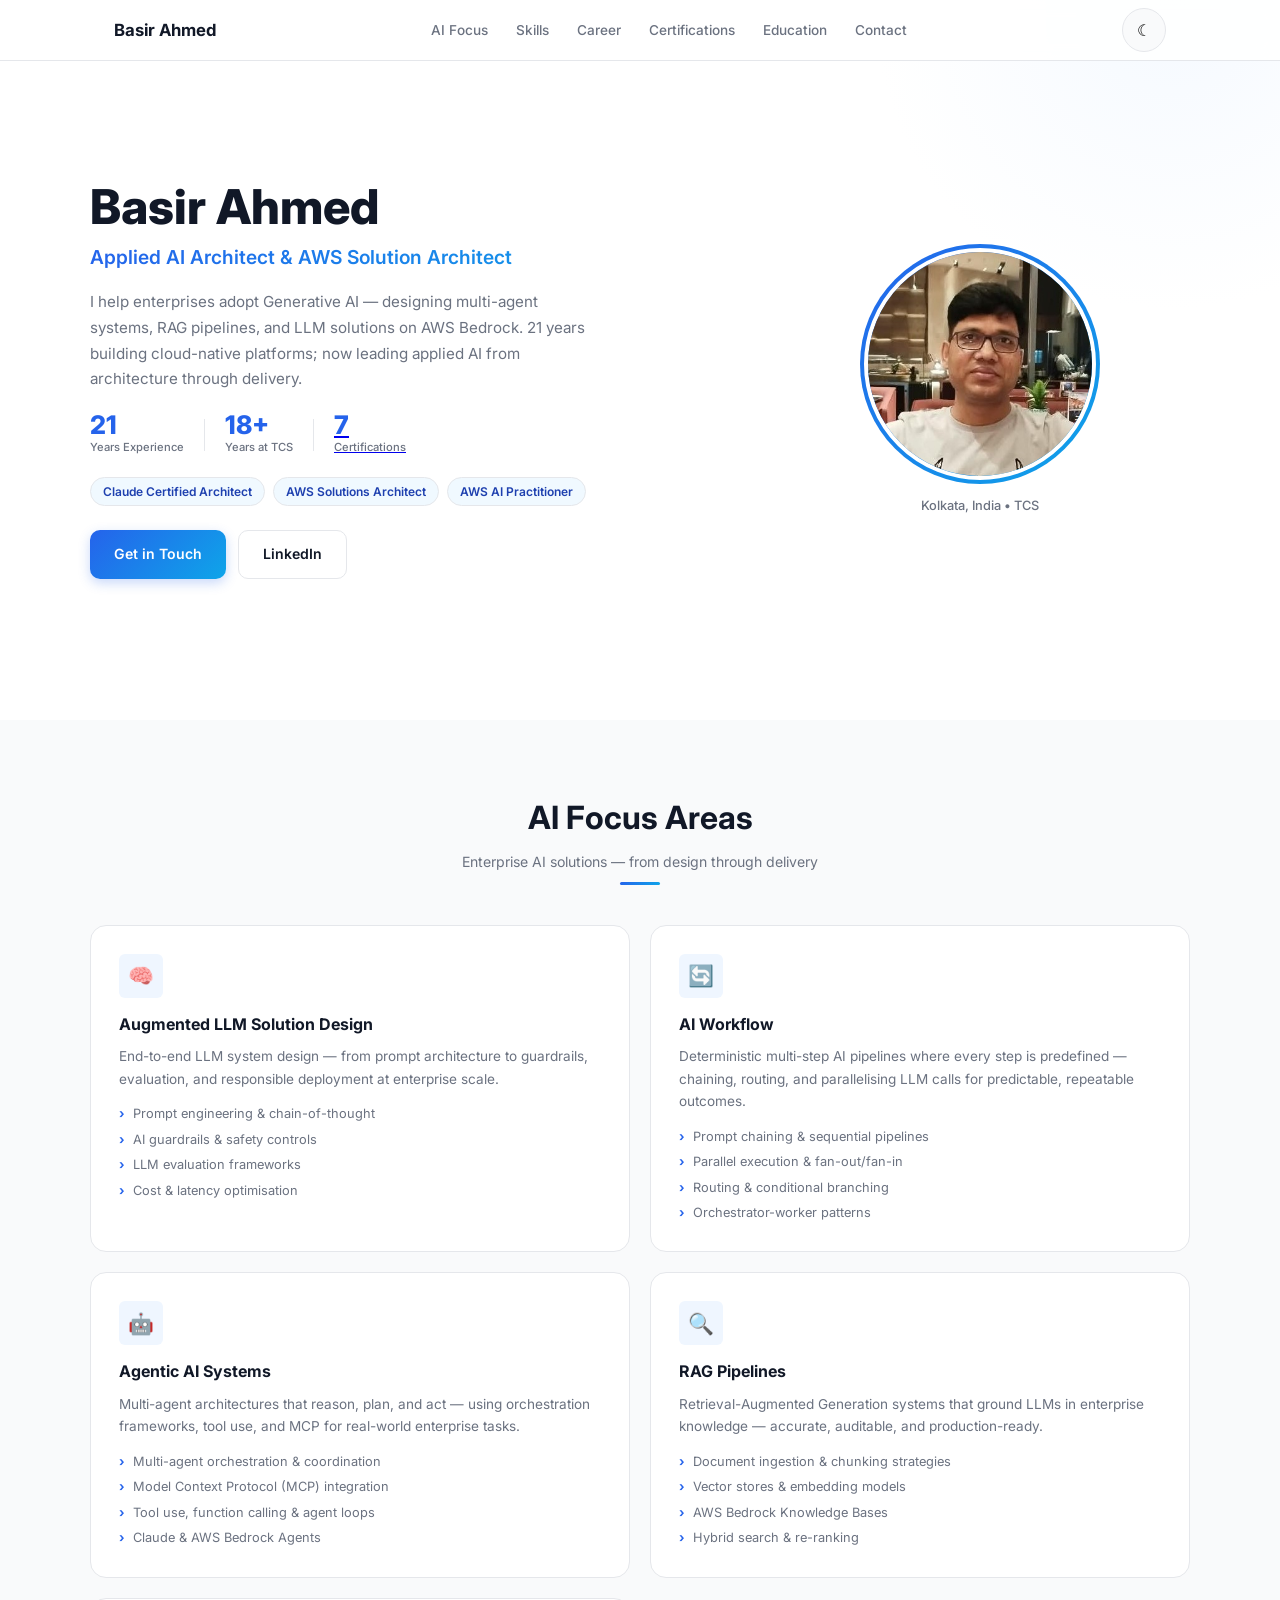
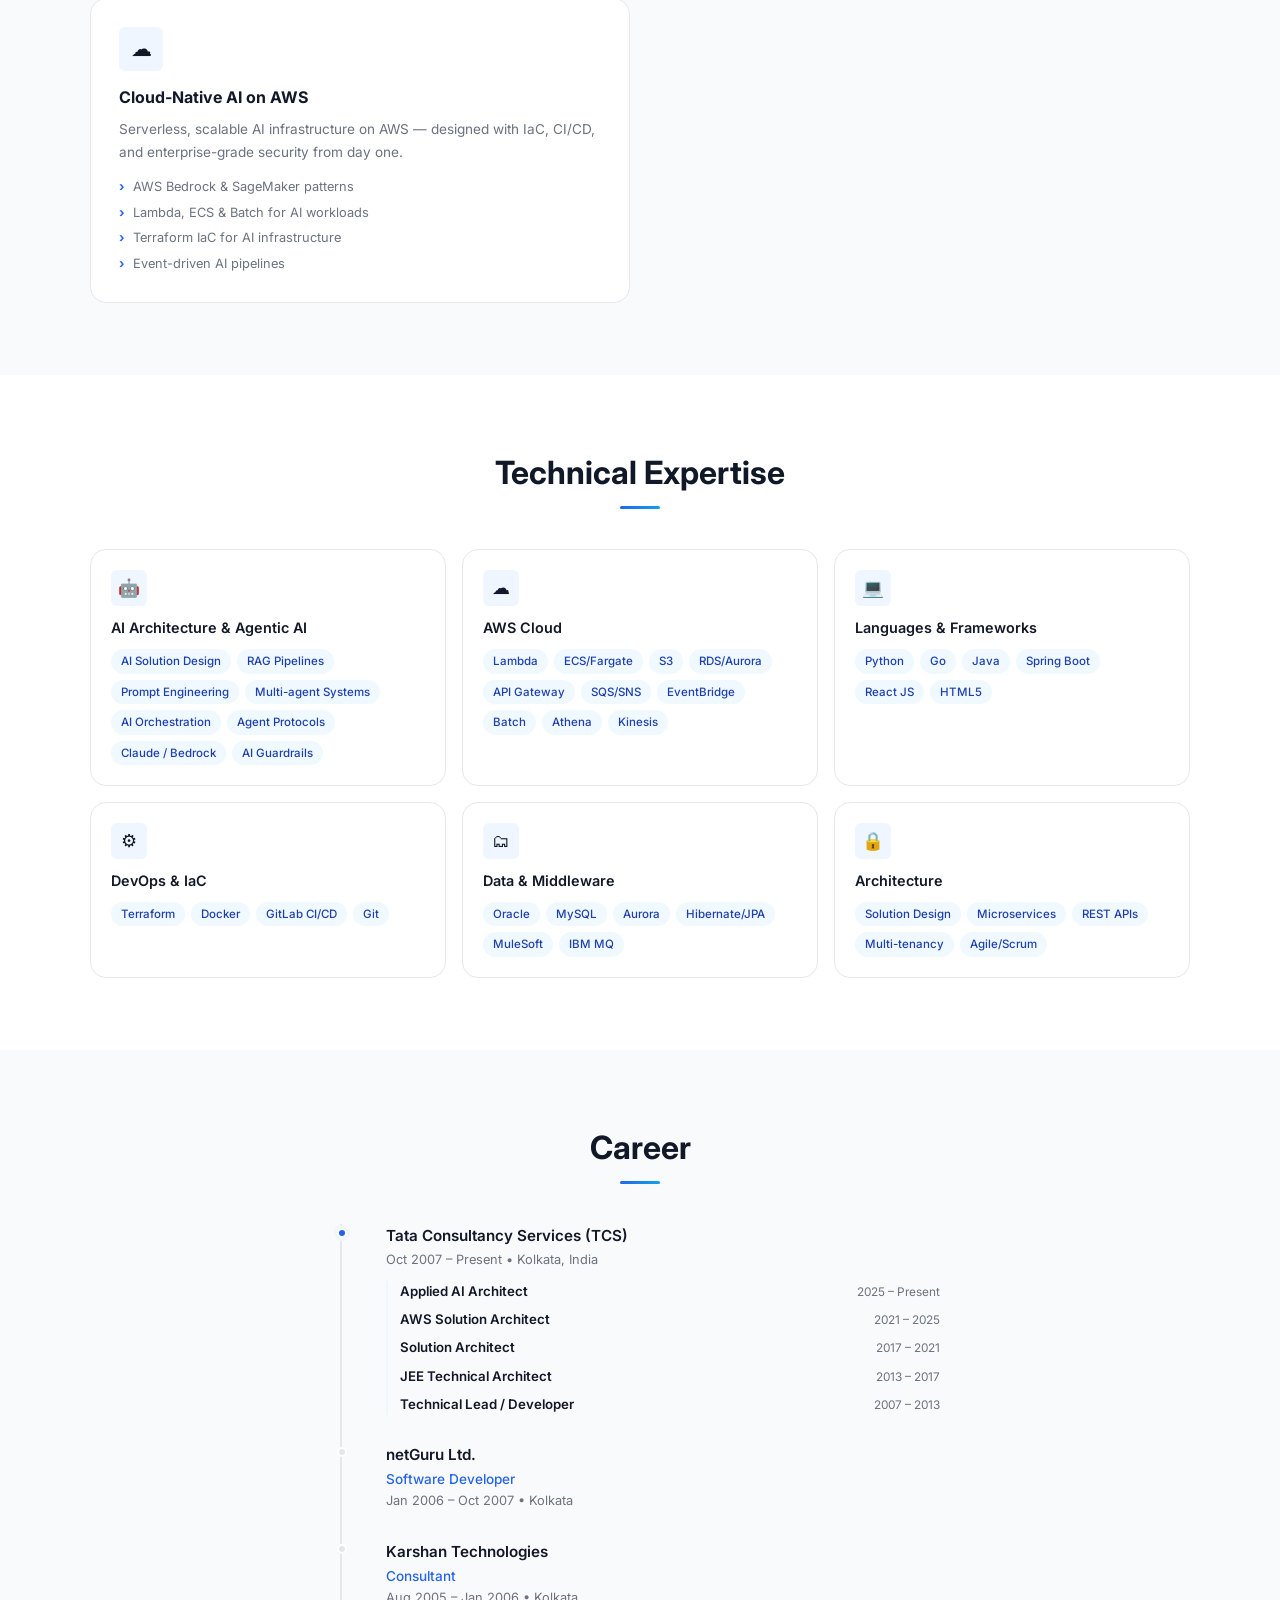
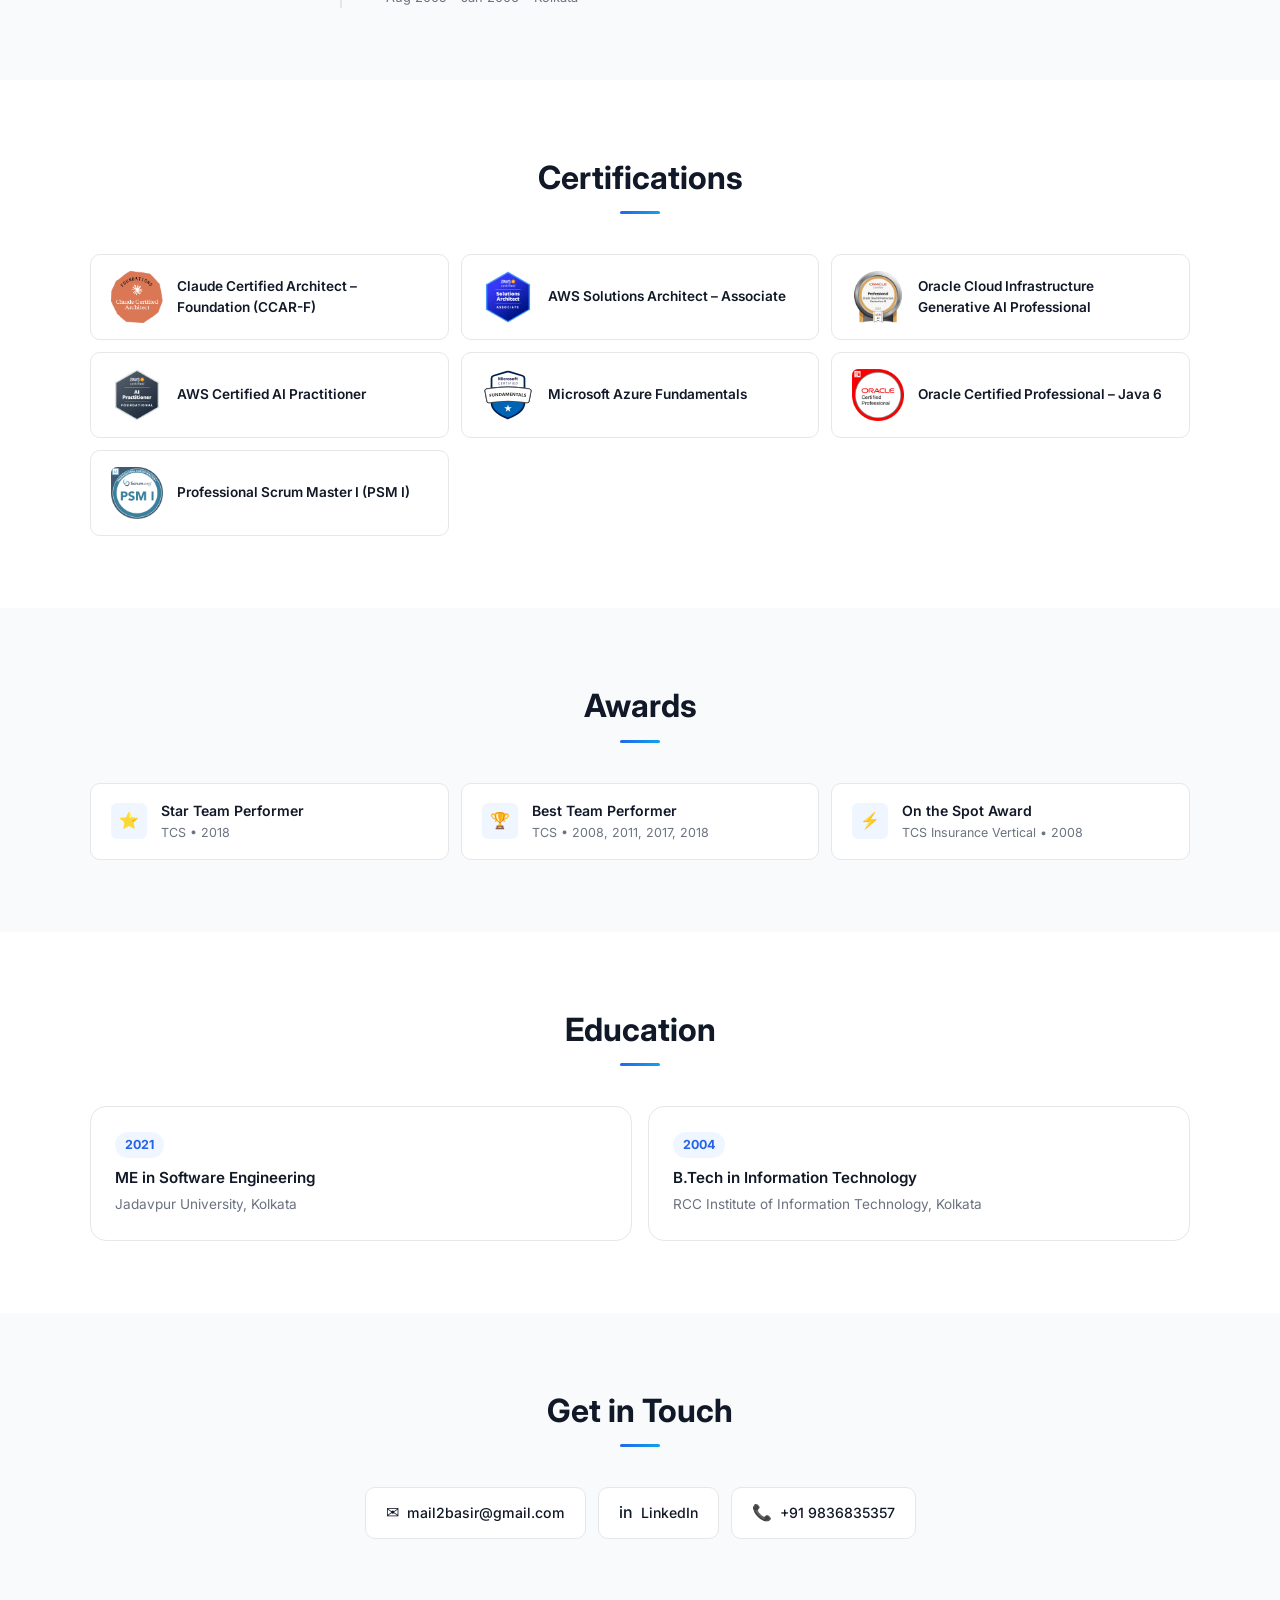
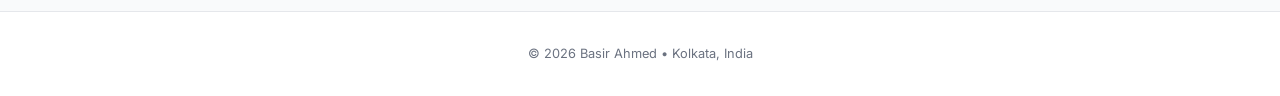
<file: index.html>
<!doctype html>
<html lang="en" dir="ltr" data-theme="light">
  <head>
    <meta charset="UTF-8" />
    <meta name="viewport" content="width=device-width, initial-scale=1.0" />
    <title>Basir Ahmed — Applied AI Architect</title>
    <meta
      name="description"
      content="Basir Ahmed — Applied AI Architect & AWS Solution Architect. Designing enterprise-grade LLM solutions, agentic workflows, and scalable AI on AWS."
    />
    <meta name="author" content="Basir Ahmed" />
    <meta name="theme-color" content="#2563eb" />
    <link rel="canonical" href="https://basir-ahmed.github.io/" />

    <!-- Open Graph -->
    <meta property="og:type" content="website" />
    <meta property="og:title" content="Basir Ahmed — Applied AI Architect" />
    <meta
      property="og:description"
      content="Applied AI Architect & AWS Solution Architect. Designing enterprise-grade LLM solutions, agentic workflows, and scalable AI on AWS."
    />
    <meta property="og:url" content="https://basir-ahmed.github.io/" />
    <meta
      property="og:image"
      content="https://basir-ahmed.github.io/images/og-image.png"
    />

    <!-- Twitter Card -->
    <meta name="twitter:card" content="summary_large_image" />
    <meta name="twitter:title" content="Basir Ahmed — Applied AI Architect" />
    <meta
      name="twitter:description"
      content="Applied AI Architect & AWS Solution Architect. Designing enterprise-grade LLM solutions, agentic workflows, and scalable AI on AWS."
    />
    <meta
      name="twitter:image"
      content="https://basir-ahmed.github.io/images/og-image.png"
    />

    <!-- Favicon & Manifest -->
    <link rel="icon" href="./images/favicon.svg" type="image/svg+xml" />
    <link rel="apple-touch-icon" href="./images/apple-touch-icon.png" />
    <link rel="manifest" href="./manifest.json" />

    <!-- Fonts -->
    <link rel="preconnect" href="https://fonts.googleapis.com" />
    <link rel="preconnect" href="https://fonts.gstatic.com" crossorigin />
    <link
      href="https://fonts.googleapis.com/css2?family=Inter:wght@300;400;500;600;700;800&display=swap"
      rel="stylesheet"
    />
    <link rel="stylesheet" href="./css/styles.css" />

    <!-- Structured Data -->
    <script type="application/ld+json">
      {
        "@context": "https://schema.org",
        "@type": "Person",
        "name": "Basir Ahmed",
        "jobTitle": "Applied AI Architect",
        "url": "https://basir-ahmed.github.io",
        "sameAs": ["https://www.linkedin.com/in/basir-ahmed"],
        "worksFor": {
          "@type": "Organization",
          "name": "Tata Consultancy Services"
        },
        "knowsAbout": [
          "AI Architecture",
          "AWS Cloud",
          "LLM Solutions",
          "Agentic Workflows",
          "RAG Systems"
        ]
      }
    </script>
  </head>
  <body>
    <a href="#main-content" class="skip-link">Skip to main content</a>

    <!-- Navigation -->
    <nav class="navbar" id="navbar" aria-label="Main navigation">
      <div class="nav-container">
        <a href="#" class="nav-logo" aria-label="Home">Basir Ahmed</a>
        <ul class="nav-links" id="navLinks">
          <li><a href="#ai-focus">AI Focus</a></li>
          <li><a href="#skills">Skills</a></li>
          <li><a href="#career">Career</a></li>
          <li><a href="#certifications">Certifications</a></li>
          <li><a href="#education">Education</a></li>
          <li><a href="#contact">Contact</a></li>
        </ul>
        <div class="nav-actions">
          <button
            class="theme-toggle"
            id="themeToggle"
            aria-label="Toggle theme"
          >
            <span id="themeIcon" aria-hidden="true">&#9790;</span>
          </button>
          <button
            class="mobile-menu-btn"
            id="mobileMenuBtn"
            aria-label="Toggle navigation menu"
            aria-expanded="false"
            aria-controls="navLinks"
          >
            <span></span><span></span><span></span>
          </button>
        </div>
      </div>
    </nav>

    <main id="main-content">
      <!-- Hero Section -->
      <section class="hero" id="hero">
        <div class="hero-content">
          <div class="hero-text">
            <h1>Basir Ahmed</h1>
            <p class="tagline">
              Applied AI Architect &amp; AWS Solution Architect
            </p>
            <p class="summary">
              I help enterprises adopt Generative AI — designing multi-agent
              systems, RAG pipelines, and LLM solutions on AWS Bedrock. 21 years
              building cloud-native platforms; now leading applied AI from
              architecture through delivery.
            </p>
            <div class="hero-stats" aria-label="Career highlights">
              <div class="hero-stat">
                <span class="hero-stat-value">21</span>
                <span class="hero-stat-label">Years Experience</span>
              </div>
              <div class="hero-stat-sep" aria-hidden="true"></div>
              <div class="hero-stat">
                <span class="hero-stat-value">18+</span>
                <span class="hero-stat-label">Years at TCS</span>
              </div>
              <div class="hero-stat-sep" aria-hidden="true"></div>
              <a href="#certifications" class="hero-stat">
                <span class="hero-stat-value">7</span>
                <span class="hero-stat-label">Certifications</span>
              </a>
            </div>
            <div class="hero-badges">
              <span class="hero-badge">Claude Certified Architect</span>
              <span class="hero-badge">AWS Solutions Architect</span>
              <span class="hero-badge">AWS AI Practitioner</span>
            </div>
            <div class="hero-buttons">
              <a href="#contact" class="btn btn-primary">Get in Touch</a>
              <a
                href="https://www.linkedin.com/in/basir-ahmed"
                target="_blank"
                rel="noopener noreferrer"
                class="btn btn-outline"
                >LinkedIn</a
              >
            </div>
          </div>
          <div class="hero-image">
            <div class="photo-wrapper">
              <img
                src="./images/profile_photo.jpeg"
                alt="Portrait of Basir Ahmed"
                class="profile-photo"
                width="240"
                height="240"
              />
            </div>
            <p class="hero-location">Kolkata, India &bull; TCS</p>
          </div>
        </div>
      </section>

      <!-- AI Focus Areas Section -->
      <section class="section section-alt" id="ai-focus">
        <div class="container">
          <div class="section-header reveal">
            <h2>AI Focus Areas</h2>
            <p class="section-sub">
              Enterprise AI solutions — from design through delivery
            </p>
            <div class="divider" aria-hidden="true"></div>
          </div>
          <div class="architect-grid">
            <div class="architect-card reveal">
              <div class="architect-card-icon" aria-hidden="true">
                &#129504;
              </div>
              <h3>Augmented LLM Solution Design</h3>
              <p>
                End-to-end LLM system design — from prompt architecture to
                guardrails, evaluation, and responsible deployment at enterprise
                scale.
              </p>
              <ul class="architect-list">
                <li>Prompt engineering &amp; chain-of-thought</li>
                <li>AI guardrails &amp; safety controls</li>
                <li>LLM evaluation frameworks</li>
                <li>Cost &amp; latency optimisation</li>
              </ul>
            </div>
            <div class="architect-card reveal">
              <div class="architect-card-icon" aria-hidden="true">
                &#128260;
              </div>
              <h3>AI Workflow</h3>
              <p>
                Deterministic multi-step AI pipelines where every step is
                predefined — chaining, routing, and parallelising LLM calls
                for predictable, repeatable outcomes.
              </p>
              <ul class="architect-list">
                <li>Prompt chaining &amp; sequential pipelines</li>
                <li>Parallel execution &amp; fan-out/fan-in</li>
                <li>Routing &amp; conditional branching</li>
                <li>Orchestrator-worker patterns</li>
              </ul>
            </div>
            <div class="architect-card reveal">
              <div class="architect-card-icon" aria-hidden="true">
                &#129302;
              </div>
              <h3>Agentic AI Systems</h3>
              <p>
                Multi-agent architectures that reason, plan, and act — using
                orchestration frameworks, tool use, and MCP for real-world
                enterprise tasks.
              </p>
              <ul class="architect-list">
                <li>Multi-agent orchestration &amp; coordination</li>
                <li>Model Context Protocol (MCP) integration</li>
                <li>Tool use, function calling &amp; agent loops</li>
                <li>Claude &amp; AWS Bedrock Agents</li>
              </ul>
            </div>
            <div class="architect-card reveal">
              <div class="architect-card-icon" aria-hidden="true">
                &#128269;
              </div>
              <h3>RAG Pipelines</h3>
              <p>
                Retrieval-Augmented Generation systems that ground LLMs in
                enterprise knowledge — accurate, auditable, and
                production-ready.
              </p>
              <ul class="architect-list">
                <li>Document ingestion &amp; chunking strategies</li>
                <li>Vector stores &amp; embedding models</li>
                <li>AWS Bedrock Knowledge Bases</li>
                <li>Hybrid search &amp; re-ranking</li>
              </ul>
            </div>
            <div class="architect-card reveal">
              <div class="architect-card-icon" aria-hidden="true">&#9729;</div>
              <h3>Cloud-Native AI on AWS</h3>
              <p>
                Serverless, scalable AI infrastructure on AWS — designed with
                IaC, CI/CD, and enterprise-grade security from day one.
              </p>
              <ul class="architect-list">
                <li>AWS Bedrock &amp; SageMaker patterns</li>
                <li>Lambda, ECS &amp; Batch for AI workloads</li>
                <li>Terraform IaC for AI infrastructure</li>
                <li>Event-driven AI pipelines</li>
              </ul>
            </div>
          </div>
        </div>
      </section>

      <!-- Skills Section -->
      <section class="section" id="skills">
        <div class="container">
          <div class="section-header reveal">
            <h2>Technical Expertise</h2>
            <div class="divider" aria-hidden="true"></div>
          </div>
          <div class="skills-grid">
            <div class="skill-card reveal">
              <div class="skill-card-icon" aria-hidden="true">&#129302;</div>
              <h3>AI Architecture &amp; Agentic AI</h3>
              <div class="skill-tags">
                <span class="skill-tag">AI Solution Design</span>
                <span class="skill-tag">RAG Pipelines</span>
                <span class="skill-tag">Prompt Engineering</span>
                <span class="skill-tag">Multi-agent Systems</span>
                <span class="skill-tag">AI Orchestration</span>
                <span class="skill-tag">Agent Protocols</span>
                <span class="skill-tag">Claude / Bedrock</span>
                <span class="skill-tag">AI Guardrails</span>
              </div>
            </div>
            <div class="skill-card reveal">
              <div class="skill-card-icon" aria-hidden="true">&#9729;</div>
              <h3>AWS Cloud</h3>
              <div class="skill-tags">
                <span class="skill-tag">Lambda</span>
                <span class="skill-tag">ECS/Fargate</span>
                <span class="skill-tag">S3</span>
                <span class="skill-tag">RDS/Aurora</span>
                <span class="skill-tag">API Gateway</span>
                <span class="skill-tag">SQS/SNS</span>
                <span class="skill-tag">EventBridge</span>
                <span class="skill-tag">Batch</span>
                <span class="skill-tag">Athena</span>
                <span class="skill-tag">Kinesis</span>
              </div>
            </div>
            <div class="skill-card reveal">
              <div class="skill-card-icon" aria-hidden="true">&#128187;</div>
              <h3>Languages &amp; Frameworks</h3>
              <div class="skill-tags">
                <span class="skill-tag">Python</span>
                <span class="skill-tag">Go</span>
                <span class="skill-tag">Java</span>
                <span class="skill-tag">Spring Boot</span>
                <span class="skill-tag">React JS</span>
                <span class="skill-tag">HTML5</span>
              </div>
            </div>
            <div class="skill-card reveal">
              <div class="skill-card-icon" aria-hidden="true">&#9881;</div>
              <h3>DevOps &amp; IaC</h3>
              <div class="skill-tags">
                <span class="skill-tag">Terraform</span>
                <span class="skill-tag">Docker</span>
                <span class="skill-tag">GitLab CI/CD</span>
                <span class="skill-tag">Git</span>
              </div>
            </div>
            <div class="skill-card reveal">
              <div class="skill-card-icon" aria-hidden="true">&#128450;</div>
              <h3>Data &amp; Middleware</h3>
              <div class="skill-tags">
                <span class="skill-tag">Oracle</span>
                <span class="skill-tag">MySQL</span>
                <span class="skill-tag">Aurora</span>
                <span class="skill-tag">Hibernate/JPA</span>
                <span class="skill-tag">MuleSoft</span>
                <span class="skill-tag">IBM MQ</span>
              </div>
            </div>
            <div class="skill-card reveal">
              <div class="skill-card-icon" aria-hidden="true">&#128274;</div>
              <h3>Architecture</h3>
              <div class="skill-tags">
                <span class="skill-tag">Solution Design</span>
                <span class="skill-tag">Microservices</span>
                <span class="skill-tag">REST APIs</span>
                <span class="skill-tag">Multi-tenancy</span>
                <span class="skill-tag">Agile/Scrum</span>
              </div>
            </div>
          </div>
        </div>
      </section>

      <!-- Career Section -->
      <section class="section section-alt" id="career">
        <div class="container">
          <div class="section-header reveal">
            <h2>Career</h2>
            <div class="divider" aria-hidden="true"></div>
          </div>
          <div class="career-list reveal">
            <div class="career-item career-current">
              <div class="career-dot"></div>
              <div class="career-content">
                <h3>Tata Consultancy Services (TCS)</h3>
                <p class="career-meta-range">
                  Oct 2007 – Present &bull; Kolkata, India
                </p>
                <div class="career-roles">
                  <div class="career-role-item">
                    <span class="career-role-title">Applied AI Architect</span>
                    <span class="career-role-period">2025 – Present</span>
                  </div>
                  <div class="career-role-item">
                    <span class="career-role-title"
                      >AWS Solution Architect</span
                    >
                    <span class="career-role-period">2021 – 2025</span>
                  </div>
                  <div class="career-role-item">
                    <span class="career-role-title">Solution Architect</span>
                    <span class="career-role-period">2017 – 2021</span>
                  </div>
                  <div class="career-role-item">
                    <span class="career-role-title"
                      >JEE Technical Architect</span
                    >
                    <span class="career-role-period">2013 – 2017</span>
                  </div>
                  <div class="career-role-item">
                    <span class="career-role-title"
                      >Technical Lead / Developer</span
                    >
                    <span class="career-role-period">2007 – 2013</span>
                  </div>
                </div>
              </div>
            </div>
            <div class="career-item">
              <div class="career-dot"></div>
              <div class="career-content">
                <h3>netGuru Ltd.</h3>
                <p class="career-role">Software Developer</p>
                <p class="career-meta">Jan 2006 – Oct 2007 &bull; Kolkata</p>
              </div>
            </div>
            <div class="career-item">
              <div class="career-dot"></div>
              <div class="career-content">
                <h3>Karshan Technologies</h3>
                <p class="career-role">Consultant</p>
                <p class="career-meta">Aug 2005 – Jan 2006 &bull; Kolkata</p>
              </div>
            </div>
          </div>
        </div>
      </section>

      <!-- Certifications Section -->
      <section class="section" id="certifications">
        <div class="container">
          <div class="section-header reveal">
            <h2>Certifications</h2>
            <div class="divider" aria-hidden="true"></div>
          </div>
          <div class="certs-grid">
            <div class="cert-card reveal">
              <img
                src="./images/certs/badge-anthropic-ccar.png"
                alt="Claude Certified Architect Foundation badge"
                class="cert-badge-img"
              />
              <div class="cert-info">
                <h3>Claude Certified Architect – Foundation (CCAR-F)</h3>
              </div>
            </div>
            <div class="cert-card reveal">
              <img
                src="./images/certs/badge-aws-sa-associate.png"
                alt="AWS Certified Solutions Architect Associate badge"
                class="cert-badge-img"
              />
              <div class="cert-info">
                <h3>AWS Solutions Architect – Associate</h3>
              </div>
            </div>
            <div class="cert-card reveal">
              <img
                src="./images/certs/badge-oci-genai.png"
                alt="Oracle Cloud Infrastructure Generative AI Professional badge"
                class="cert-badge-img"
              />
              <div class="cert-info">
                <h3>Oracle Cloud Infrastructure Generative AI Professional</h3>
              </div>
            </div>
            <div class="cert-card reveal">
              <img
                src="./images/certs/badge-aws-ai-practitioner.png"
                alt="AWS Certified AI Practitioner badge"
                class="cert-badge-img"
              />
              <div class="cert-info">
                <h3>AWS Certified AI Practitioner</h3>
              </div>
            </div>
            <div class="cert-card reveal">
              <img
                src="./images/certs/badge-azure-fundamentals.svg"
                alt="Microsoft Azure Fundamentals badge"
                class="cert-badge-img"
              />
              <div class="cert-info">
                <h3>Microsoft Azure Fundamentals</h3>
              </div>
            </div>
            <div class="cert-card reveal">
              <img
                src="./images/certs/badge-oracle-java-ocp.png"
                alt="Oracle Certified Professional Java 6 badge"
                class="cert-badge-img"
              />
              <div class="cert-info">
                <h3>Oracle Certified Professional – Java 6</h3>
              </div>
            </div>
            <div class="cert-card reveal">
              <img
                src="./images/certs/badge-scrum-psm1.png"
                alt="Professional Scrum Master I badge"
                class="cert-badge-img"
              />
              <div class="cert-info">
                <h3>Professional Scrum Master I (PSM I)</h3>
              </div>
            </div>
          </div>
        </div>
      </section>

      <!-- Awards Section -->
      <section class="section section-alt" id="awards">
        <div class="container">
          <div class="section-header reveal">
            <h2>Awards</h2>
            <div class="divider" aria-hidden="true"></div>
          </div>
          <div class="awards-grid">
            <div class="award-card reveal">
              <div class="award-icon" aria-hidden="true">&#11088;</div>
              <div class="award-info">
                <h3>Star Team Performer</h3>
                <p class="award-org">TCS &bull; 2018</p>
              </div>
            </div>
            <div class="award-card reveal">
              <div class="award-icon" aria-hidden="true">&#127942;</div>
              <div class="award-info">
                <h3>Best Team Performer</h3>
                <p class="award-org">TCS &bull; 2008, 2011, 2017, 2018</p>
              </div>
            </div>
            <div class="award-card reveal">
              <div class="award-icon" aria-hidden="true">&#9889;</div>
              <div class="award-info">
                <h3>On the Spot Award</h3>
                <p class="award-org">TCS Insurance Vertical &bull; 2008</p>
              </div>
            </div>
          </div>
        </div>
      </section>

      <!-- Education Section -->
      <section class="section" id="education">
        <div class="container">
          <div class="section-header reveal">
            <h2>Education</h2>
            <div class="divider" aria-hidden="true"></div>
          </div>
          <div class="education-grid">
            <div class="edu-card reveal">
              <span class="edu-year">2021</span>
              <h3>ME in Software Engineering</h3>
              <p>Jadavpur University, Kolkata</p>
            </div>
            <div class="edu-card reveal">
              <span class="edu-year">2004</span>
              <h3>B.Tech in Information Technology</h3>
              <p>RCC Institute of Information Technology, Kolkata</p>
            </div>
          </div>
        </div>
      </section>

      <!-- Contact Section -->
      <section class="section section-alt" id="contact">
        <div class="container">
          <div class="section-header reveal">
            <h2>Get in Touch</h2>
            <div class="divider" aria-hidden="true"></div>
          </div>
          <div class="contact-content reveal">
            <div class="contact-links">
              <a href="mailto:mail2basir@gmail.com" class="contact-link">
                <span class="link-icon" aria-hidden="true">&#9993;</span>
                <span>mail2basir@gmail.com</span>
              </a>
              <a
                href="https://www.linkedin.com/in/basir-ahmed"
                target="_blank"
                rel="noopener noreferrer"
                class="contact-link"
              >
                <span class="link-icon" aria-hidden="true">in</span>
                <span>LinkedIn</span>
              </a>
              <a href="tel:+919836835357" class="contact-link">
                <span class="link-icon" aria-hidden="true">&#128222;</span>
                <span>+91 9836835357</span>
              </a>
            </div>
          </div>
        </div>
      </section>
    </main>

    <!-- Footer -->
    <footer class="footer">
      <p>
        &copy; <span id="currentYear"></span> Basir Ahmed &bull; Kolkata, India
      </p>
    </footer>

    <button class="back-to-top" id="backToTop" aria-label="Back to top">
      &#8593;
    </button>

    <script src="./js/main.js"></script>
  </body>
</html>
</file>
<file: css/styles.css>
:root {
    --color-bg: #ffffff;
    --color-bg-alt: #f9fafb;
    --color-bg-card: #ffffff;
    --color-text: #111827;
    --color-text-muted: #6b7280;
    --color-primary: #2563eb;
    --color-primary-light: #eff6ff;
    --color-border: #e5e7eb;
    --color-shadow: rgba(0, 0, 0, 0.04);
    --color-shadow-lg: rgba(0, 0, 0, 0.08);
    --color-gradient-start: #2563eb;
    --color-gradient-end: #0ea5e9;
    --color-tag-bg: #f0f9ff;
    --color-tag-text: #1e40af;
    --radius: 10px;
    --radius-sm: 6px;
    --radius-lg: 16px;
    --transition: 0.25s cubic-bezier(0.4, 0, 0.2, 1);
}

[data-theme="dark"] {
    --color-bg: #0f172a;
    --color-bg-alt: #1e293b;
    --color-bg-card: #1e293b;
    --color-text: #f1f5f9;
    --color-text-muted: #94a3b8;
    --color-primary: #3b82f6;
    --color-primary-light: #1e3a5f;
    --color-border: #334155;
    --color-shadow: rgba(0, 0, 0, 0.2);
    --color-shadow-lg: rgba(0, 0, 0, 0.4);
    --color-gradient-start: #3b82f6;
    --color-gradient-end: #06b6d4;
    --color-tag-bg: #1e3a5f;
    --color-tag-text: #93c5fd;
}

*, *::before, *::after { margin: 0; padding: 0; box-sizing: border-box; }
html { scroll-behavior: smooth; scroll-padding-top: 70px; }

:focus-visible {
    outline: 2px solid var(--color-primary);
    outline-offset: 2px;
}

::selection {
    background: var(--color-primary);
    color: #fff;
}

body {
    font-family: 'Inter', -apple-system, BlinkMacSystemFont, sans-serif;
    background: var(--color-bg);
    color: var(--color-text);
    line-height: 1.6;
    transition: background var(--transition), color var(--transition);
    overflow-x: hidden;
}

/* --- Navbar --- */
.navbar {
    position: fixed;
    top: 0;
    left: 0;
    right: 0;
    z-index: 1000;
    background: color-mix(in srgb, var(--color-bg) 85%, transparent);
    border-bottom: 1px solid var(--color-border);
    backdrop-filter: blur(10px);
    -webkit-backdrop-filter: blur(10px);
    transition: background var(--transition), box-shadow var(--transition);
}
.navbar.scrolled { box-shadow: 0 2px 12px var(--color-shadow-lg); }

.nav-container {
    max-width: 1100px;
    margin: 0 auto;
    padding: 0 24px;
    display: flex;
    align-items: center;
    justify-content: space-between;
    height: 60px;
}

.nav-logo {
    font-weight: 700;
    font-size: 1.05rem;
    color: var(--color-text);
    text-decoration: none;
}

.nav-links {
    display: flex;
    gap: 28px;
    list-style: none;
    align-items: center;
}

.nav-links a {
    text-decoration: none;
    color: var(--color-text-muted);
    font-size: 0.85rem;
    font-weight: 500;
    transition: color var(--transition);
}
.nav-links a:hover,
.nav-links a.active { color: var(--color-primary); }
.nav-links a.active { font-weight: 600; }

.theme-toggle {
    background: var(--color-bg-alt);
    border: 1px solid var(--color-border);
    border-radius: 50%;
    width: 44px;
    height: 44px;
    display: flex;
    align-items: center;
    justify-content: center;
    cursor: pointer;
    transition: background var(--transition), border-color var(--transition);
    font-size: 1rem;
}
.theme-toggle:hover {
    background: var(--color-primary-light);
    border-color: var(--color-primary);
}

.mobile-menu-btn {
    display: none;
    flex-direction: column;
    background: none;
    border: none;
    cursor: pointer;
    padding: 6px;
    min-width: 44px;
    min-height: 44px;
    align-items: center;
    justify-content: center;
    gap: 5px;
}
.mobile-menu-btn span {
    display: block;
    width: 22px;
    height: 3px;
    min-height: 3px;
    background: var(--color-text);
    border-radius: 2px;
    flex-shrink: 0;
}

/* --- Hero --- */
.hero {
    min-height: 80vh;
    display: flex;
    align-items: center;
    justify-content: center;
    padding: 100px 24px 60px;
    position: relative;
    overflow: hidden;
}

.hero::before {
    content: '';
    position: absolute;
    top: -40%;
    right: -15%;
    width: 600px;
    height: 600px;
    background: radial-gradient(circle, var(--color-primary-light) 0%, transparent 70%);
    border-radius: 50%;
    opacity: 0.6;
    pointer-events: none;
}

.hero-content {
    max-width: 1100px;
    width: 100%;
    display: grid;
    grid-template-columns: 1.2fr 0.8fr;
    gap: 48px;
    align-items: center;
    position: relative;
    z-index: 1;
}

.hero-greeting {
    font-size: 0.9rem;
    color: var(--color-text-muted);
    font-weight: 500;
    margin-bottom: 4px;
}

.hero-text h1 {
    font-size: clamp(2.2rem, 4.5vw, 3rem);
    font-weight: 800;
    line-height: 1.1;
    margin-bottom: 8px;
}

.hero-text .tagline {
    font-size: clamp(1rem, 1.8vw, 1.2rem);
    color: var(--color-primary);
    background: linear-gradient(135deg, var(--color-gradient-start), var(--color-gradient-end));
    -webkit-background-clip: text;
    -webkit-text-fill-color: transparent;
    background-clip: text;
    font-weight: 600;
    margin-bottom: 16px;
}

.hero-text .summary {
    font-size: 0.95rem;
    color: var(--color-text-muted);
    margin-bottom: 20px;
    max-width: 500px;
    line-height: 1.7;
}

.hero-badges {
    display: flex;
    flex-wrap: wrap;
    gap: 8px;
    margin-bottom: 24px;
}

.hero-badge {
    padding: 4px 12px;
    background: var(--color-tag-bg);
    color: var(--color-tag-text);
    border-radius: 20px;
    font-size: 0.75rem;
    font-weight: 600;
    border: 1px solid var(--color-border);
}

.hero-buttons {
    display: flex;
    gap: 12px;
    flex-wrap: wrap;
}

.btn {
    display: inline-flex;
    align-items: center;
    gap: 6px;
    padding: 12px 24px;
    border-radius: var(--radius);
    font-size: 0.88rem;
    font-weight: 600;
    text-decoration: none;
    transition: transform var(--transition), box-shadow var(--transition), border-color var(--transition), color var(--transition);
    cursor: pointer;
    border: none;
}

.btn-primary {
    background: linear-gradient(135deg, var(--color-gradient-start), var(--color-gradient-end));
    color: #fff;
    box-shadow: 0 4px 12px rgba(37, 99, 235, 0.25);
}
.btn-primary:hover {
    box-shadow: 0 6px 20px rgba(37, 99, 235, 0.35);
}

.btn-outline {
    background: transparent;
    color: var(--color-text);
    border: 1.5px solid var(--color-border);
}
.btn-outline:hover {
    border-color: var(--color-primary);
    color: var(--color-primary);
}

.hero-image {
    display: flex;
    flex-direction: column;
    align-items: center;
    gap: 12px;
}

.photo-wrapper {
    width: 240px;
    height: 240px;
    border-radius: 50%;
    padding: 4px;
    background: linear-gradient(135deg, var(--color-gradient-start), var(--color-gradient-end));
}

.profile-photo {
    width: 100%;
    height: 100%;
    border-radius: 50%;
    object-fit: cover;
    border: 4px solid var(--color-bg);
}

.hero-location {
    font-size: 0.8rem;
    color: var(--color-text-muted);
    font-weight: 500;
}

/* --- Sections --- */
.section { padding: 72px 24px; }
.section-alt { background: var(--color-bg-alt); }
.container { max-width: 1100px; margin: 0 auto; }

.section-header {
    text-align: center;
    margin-bottom: 40px;
}
.section-header h2 {
    font-size: clamp(1.5rem, 2.5vw, 2rem);
    font-weight: 700;
    margin-bottom: 8px;
}
.section-header .divider {
    width: 40px;
    height: 3px;
    background: linear-gradient(135deg, var(--color-gradient-start), var(--color-gradient-end));
    border-radius: 3px;
    margin: 8px auto 0;
}

.nav-actions {
    display: flex;
    align-items: center;
    gap: 12px;
}

/* --- Skills --- */
.skills-grid {
    display: grid;
    grid-template-columns: repeat(3, 1fr);
    gap: 16px;
}

.skill-card {
    background: var(--color-bg-card);
    border: 1px solid var(--color-border);
    border-radius: var(--radius-lg);
    padding: 20px;
    transition: transform var(--transition), box-shadow var(--transition), border-color var(--transition);
}
.skill-card:hover {
    border-color: var(--color-primary);
    box-shadow: 0 8px 24px var(--color-shadow-lg);
}

.skill-card-icon {
    width: 36px;
    height: 36px;
    border-radius: var(--radius-sm);
    background: var(--color-primary-light);
    display: flex;
    align-items: center;
    justify-content: center;
    font-size: 1.1rem;
    margin-bottom: 10px;
}

.skill-card h3 {
    font-size: 0.9rem;
    font-weight: 600;
    margin-bottom: 10px;
}

.skill-tags { display: flex; flex-wrap: wrap; gap: 6px; }

.skill-tag {
    padding: 3px 10px;
    background: var(--color-tag-bg);
    color: var(--color-tag-text);
    border-radius: 16px;
    font-size: 0.72rem;
    font-weight: 500;
}

/* --- Projects --- */
.projects-grid {
    display: grid;
    grid-template-columns: repeat(auto-fit, minmax(300px, 1fr));
    gap: 16px;
}

.project-card {
    background: var(--color-bg-card);
    border: 1px solid var(--color-border);
    border-radius: var(--radius-lg);
    padding: 24px;
    transition: border-color var(--transition), box-shadow var(--transition);
}
.project-card:hover {
    border-color: var(--color-primary);
    box-shadow: 0 4px 12px var(--color-shadow);
}

.project-card h3 {
    font-size: 0.95rem;
    font-weight: 600;
    margin-bottom: 4px;
}

.project-client {
    font-size: 0.8rem;
    color: var(--color-primary);
    font-weight: 500;
    margin-bottom: 8px;
}

.project-desc {
    font-size: 0.85rem;
    color: var(--color-text-muted);
    line-height: 1.6;
    margin-bottom: 12px;
}

/* --- Career --- */
.career-list {
    max-width: 600px;
    margin: 0 auto;
    position: relative;
    padding-left: 24px;
    border-left: 2px solid var(--color-border);
}

.career-item {
    position: relative;
    padding: 0 0 28px 20px;
}
.career-item:last-child { padding-bottom: 0; }

.career-dot {
    position: absolute;
    left: -29px;
    top: 4px;
    width: 10px;
    height: 10px;
    border-radius: 50%;
    background: var(--color-border);
    border: 2px solid var(--color-bg);
}

.career-current .career-dot {
    background: var(--color-primary);
    box-shadow: 0 0 0 3px var(--color-primary-light);
}

.career-content h3 {
    font-size: 0.95rem;
    font-weight: 600;
    margin-bottom: 2px;
}
.career-role {
    font-size: 0.85rem;
    color: var(--color-primary);
    font-weight: 500;
}
.career-meta {
    font-size: 0.8rem;
    color: var(--color-text-muted);
}

/* --- Certifications --- */
.certs-grid {
    display: grid;
    grid-template-columns: repeat(auto-fit, minmax(280px, 1fr));
    gap: 12px;
}

.cert-card {
    background: var(--color-bg-card);
    border: 1px solid var(--color-border);
    border-radius: var(--radius);
    padding: 16px 20px;
    display: flex;
    align-items: center;
    gap: 14px;
    transition: border-color var(--transition), box-shadow var(--transition);
}
.cert-card:hover {
    border-color: var(--color-primary);
    box-shadow: 0 4px 12px var(--color-shadow);
}

.cert-badge-img {
    width: 52px;
    height: 52px;
    object-fit: contain;
    flex-shrink: 0;
    border-radius: var(--radius-sm);
}

.cert-info h3 {
    font-size: 0.85rem;
    font-weight: 600;
}

/* --- Education --- */
.education-grid {
    display: grid;
    grid-template-columns: repeat(auto-fit, minmax(280px, 1fr));
    gap: 16px;
}

.edu-card {
    background: var(--color-bg-card);
    border: 1px solid var(--color-border);
    border-radius: var(--radius-lg);
    padding: 24px;
    transition: box-shadow var(--transition);
}
.edu-card:hover {
    box-shadow: 0 4px 12px var(--color-shadow);
}

.edu-year {
    display: inline-block;
    padding: 3px 10px;
    background: var(--color-primary-light);
    color: var(--color-primary);
    border-radius: 16px;
    font-size: 0.78rem;
    font-weight: 700;
    margin-bottom: 8px;
}
.edu-card h3 {
    font-size: 0.95rem;
    font-weight: 600;
    margin-bottom: 4px;
}
.edu-card p {
    color: var(--color-text-muted);
    font-size: 0.85rem;
}

/* --- Contact --- */
.contact-content {
    text-align: center;
    max-width: 600px;
    margin: 0 auto;
}
.contact-links {
    display: flex;
    justify-content: center;
    gap: 12px;
    flex-wrap: wrap;
}

.contact-link {
    display: flex;
    align-items: center;
    gap: 8px;
    padding: 12px 20px;
    background: var(--color-bg-card);
    border: 1px solid var(--color-border);
    border-radius: var(--radius);
    text-decoration: none;
    color: var(--color-text);
    font-weight: 500;
    font-size: 0.88rem;
    transition: border-color var(--transition), color var(--transition), transform var(--transition), box-shadow var(--transition);
}
.contact-link:hover {
    border-color: var(--color-primary);
    color: var(--color-primary);
    box-shadow: 0 4px 12px var(--color-shadow);
}
.contact-link .link-icon { font-size: 1rem; }

/* --- Footer --- */
.footer {
    text-align: center;
    padding: 32px 24px;
    border-top: 1px solid var(--color-border);
    color: var(--color-text-muted);
    font-size: 0.8rem;
}

/* --- Animations --- */
.reveal {
    opacity: 0;
    transform: translateY(20px);
    transition: opacity 0.5s ease, transform 0.5s ease;
}
.reveal.visible {
    opacity: 1;
    transform: translateY(0);
}

/* --- Responsive --- */
@media (max-width: 900px) {
    .hero-content {
        grid-template-columns: 1fr;
        text-align: center;
        gap: 32px;
    }
    .hero-text .summary { margin: 0 auto 20px; }
    .hero-badges { justify-content: center; }
    .hero-buttons { justify-content: center; }
    .hero-image { order: -1; }
    .photo-wrapper { width: 180px; height: 180px; }
    .skills-grid { grid-template-columns: repeat(2, 1fr); }

    .nav-links {
        position: absolute;
        top: 60px;
        left: 0;
        right: 0;
        background: var(--color-bg);
        border-bottom: 1px solid var(--color-border);
        flex-direction: column;
        padding: 20px;
        gap: 16px;
        transform: translateY(-100%);
        opacity: 0;
        pointer-events: none;
        transition: transform 0.3s ease, opacity 0.3s ease;
        z-index: 999;
    }
    .nav-links.active {
        transform: translateY(0);
        opacity: 1;
        pointer-events: auto;
    }
    .mobile-menu-btn { display: flex; flex-direction: column; }
}

@media (max-width: 480px) {
    .section { padding: 48px 16px; }
    .skills-grid { grid-template-columns: 1fr; }
    .projects-grid, .certs-grid, .education-grid { grid-template-columns: 1fr; }
    .hero-buttons { flex-direction: column; align-items: center; }
    .hero-buttons .btn { width: 100%; justify-content: center; }
    .contact-links { flex-direction: column; align-items: center; }
}

/* --- Skip Link --- */
.skip-link {
    position: absolute;
    top: -100%;
    left: 16px;
    z-index: 9999;
    padding: 8px 16px;
    background: var(--color-primary);
    color: #fff;
    border-radius: var(--radius-sm);
    font-weight: 600;
    font-size: 0.85rem;
    text-decoration: none;
}
.skip-link:focus { top: 8px; }

/* --- Back to Top --- */
.back-to-top {
    position: fixed;
    bottom: 24px;
    right: 24px;
    width: 44px;
    height: 44px;
    border-radius: 50%;
    background: var(--color-primary);
    color: #fff;
    border: none;
    font-size: 1.2rem;
    cursor: pointer;
    opacity: 0;
    transform: translateY(10px);
    transition: opacity 0.3s ease, transform 0.3s ease;
    z-index: 999;
}
.back-to-top.visible {
    opacity: 1;
    transform: translateY(0);
}
.back-to-top:hover {
    background: var(--color-gradient-end);
}

/* --- Hover guards for touch devices --- */
@media (hover: hover) {
    .skill-card:hover {
        transform: translateY(-2px);
        box-shadow: 0 8px 24px var(--color-shadow-lg);
        border-color: var(--color-primary);
    }
    .contact-link:hover {
        transform: translateY(-2px);
    }
    .btn-primary:hover {
        transform: translateY(-2px);
        box-shadow: 0 6px 20px rgba(37, 99, 235, 0.35);
    }
}
@media (hover: none) {
    .skill-card:hover,
    .contact-link:hover,
    .btn-primary:hover {
        transform: none;
    }
}

/* --- Reduced Motion --- */
@media (prefers-reduced-motion: reduce) {
    *, *::before, *::after {
        animation-duration: 0.01ms !important;
        transition-duration: 0.01ms !important;
    }
    html { scroll-behavior: auto; }
    .reveal { opacity: 1; transform: none; }
}

/* --- Print --- */
@media print {
    .navbar, .mobile-menu-btn, .theme-toggle, .back-to-top, .hero::before { display: none !important; }
    .section { padding: 24px 0; }
    .reveal { opacity: 1; transform: none; }
    body { color: #000; background: #fff; }
    a { color: #000; text-decoration: underline; }
    .hero { min-height: auto; padding: 24px 0; }
}

/* --- Hero Stats --- */
.hero-stats {
    display: flex;
    align-items: center;
    gap: 20px;
    margin-bottom: 20px;
}
.hero-stat {
    display: flex;
    flex-direction: column;
    align-items: flex-start;
    gap: 1px;
}
.hero-stat-value {
    font-size: 1.6rem;
    font-weight: 800;
    color: var(--color-primary);
    line-height: 1;
}
.hero-stat-label {
    font-size: 0.7rem;
    color: var(--color-text-muted);
    font-weight: 500;
    white-space: nowrap;
}
.hero-stat-sep {
    width: 1px;
    height: 32px;
    background: var(--color-border);
    flex-shrink: 0;
}

/* --- Section subtitle --- */
.section-sub {
    font-size: 0.88rem;
    color: var(--color-text-muted);
    margin-bottom: 4px;
}

/* --- What I Architect --- */
.architect-grid {
    display: grid;
    grid-template-columns: repeat(2, 1fr);
    gap: 20px;
}
.architect-card {
    background: var(--color-bg-card);
    border: 1px solid var(--color-border);
    border-radius: var(--radius-lg);
    padding: 28px;
    transition: transform var(--transition), box-shadow var(--transition), border-color var(--transition);
}
.architect-card-icon {
    width: 44px;
    height: 44px;
    border-radius: var(--radius-sm);
    background: var(--color-primary-light);
    display: flex;
    align-items: center;
    justify-content: center;
    font-size: 1.3rem;
    margin-bottom: 14px;
}
.architect-card h3 {
    font-size: 1rem;
    font-weight: 700;
    margin-bottom: 8px;
}
.architect-card > p {
    font-size: 0.85rem;
    color: var(--color-text-muted);
    line-height: 1.65;
    margin-bottom: 14px;
}
.architect-list {
    list-style: none;
    display: flex;
    flex-direction: column;
    gap: 5px;
}
.architect-list li {
    font-size: 0.8rem;
    color: var(--color-text-muted);
    padding-left: 14px;
    position: relative;
}
.architect-list li::before {
    content: '›';
    position: absolute;
    left: 0;
    color: var(--color-primary);
    font-weight: 700;
}

/* --- AI Project badge --- */
.project-card-ai { border-top: 2px solid var(--color-primary); }
.project-ai-badge {
    display: inline-block;
    padding: 2px 10px;
    background: var(--color-primary-light);
    color: var(--color-primary);
    border-radius: 20px;
    font-size: 0.68rem;
    font-weight: 700;
    margin-bottom: 8px;
    text-transform: uppercase;
    letter-spacing: 0.04em;
}

/* --- Career sub-roles --- */
.career-meta-range {
    font-size: 0.8rem;
    color: var(--color-text-muted);
    margin-top: 2px;
    margin-bottom: 10px;
}
.career-roles {
    display: flex;
    flex-direction: column;
    gap: 7px;
    border-left: 2px solid var(--color-primary-light);
    padding-left: 12px;
}
.career-role-item {
    display: flex;
    justify-content: space-between;
    align-items: baseline;
    gap: 12px;
}
.career-role-title {
    font-size: 0.83rem;
    font-weight: 600;
    color: var(--color-text);
}
.career-role-period {
    font-size: 0.74rem;
    color: var(--color-text-muted);
    white-space: nowrap;
    flex-shrink: 0;
}

/* --- Awards --- */
.awards-grid {
    display: grid;
    grid-template-columns: repeat(auto-fit, minmax(240px, 1fr));
    gap: 12px;
}
.award-card {
    background: var(--color-bg-card);
    border: 1px solid var(--color-border);
    border-radius: var(--radius);
    padding: 16px 20px;
    display: flex;
    align-items: center;
    gap: 14px;
    transition: border-color var(--transition), box-shadow var(--transition);
}
.award-card:hover {
    border-color: var(--color-primary);
    box-shadow: 0 4px 12px var(--color-shadow);
}
.award-icon {
    width: 36px;
    height: 36px;
    border-radius: var(--radius-sm);
    background: var(--color-primary-light);
    display: flex;
    align-items: center;
    justify-content: center;
    font-size: 1rem;
    flex-shrink: 0;
}
.award-info h3 {
    font-size: 0.88rem;
    font-weight: 600;
    margin-bottom: 1px;
}
.award-org {
    font-size: 0.78rem;
    color: var(--color-text-muted);
}

/* --- Responsive additions --- */
@media (max-width: 900px) {
    .architect-grid { grid-template-columns: 1fr; }
}
@media (max-width: 480px) {
    .architect-grid { grid-template-columns: 1fr; }
    .hero-stats { gap: 12px; }
    .hero-stat-value { font-size: 1.3rem; }
    .career-role-item { flex-direction: column; gap: 1px; }
}
@media (hover: hover) {
    .architect-card:hover {
        transform: translateY(-2px);
        box-shadow: 0 8px 32px var(--color-shadow-lg);
        border-color: var(--color-primary);
    }
}
</file>
